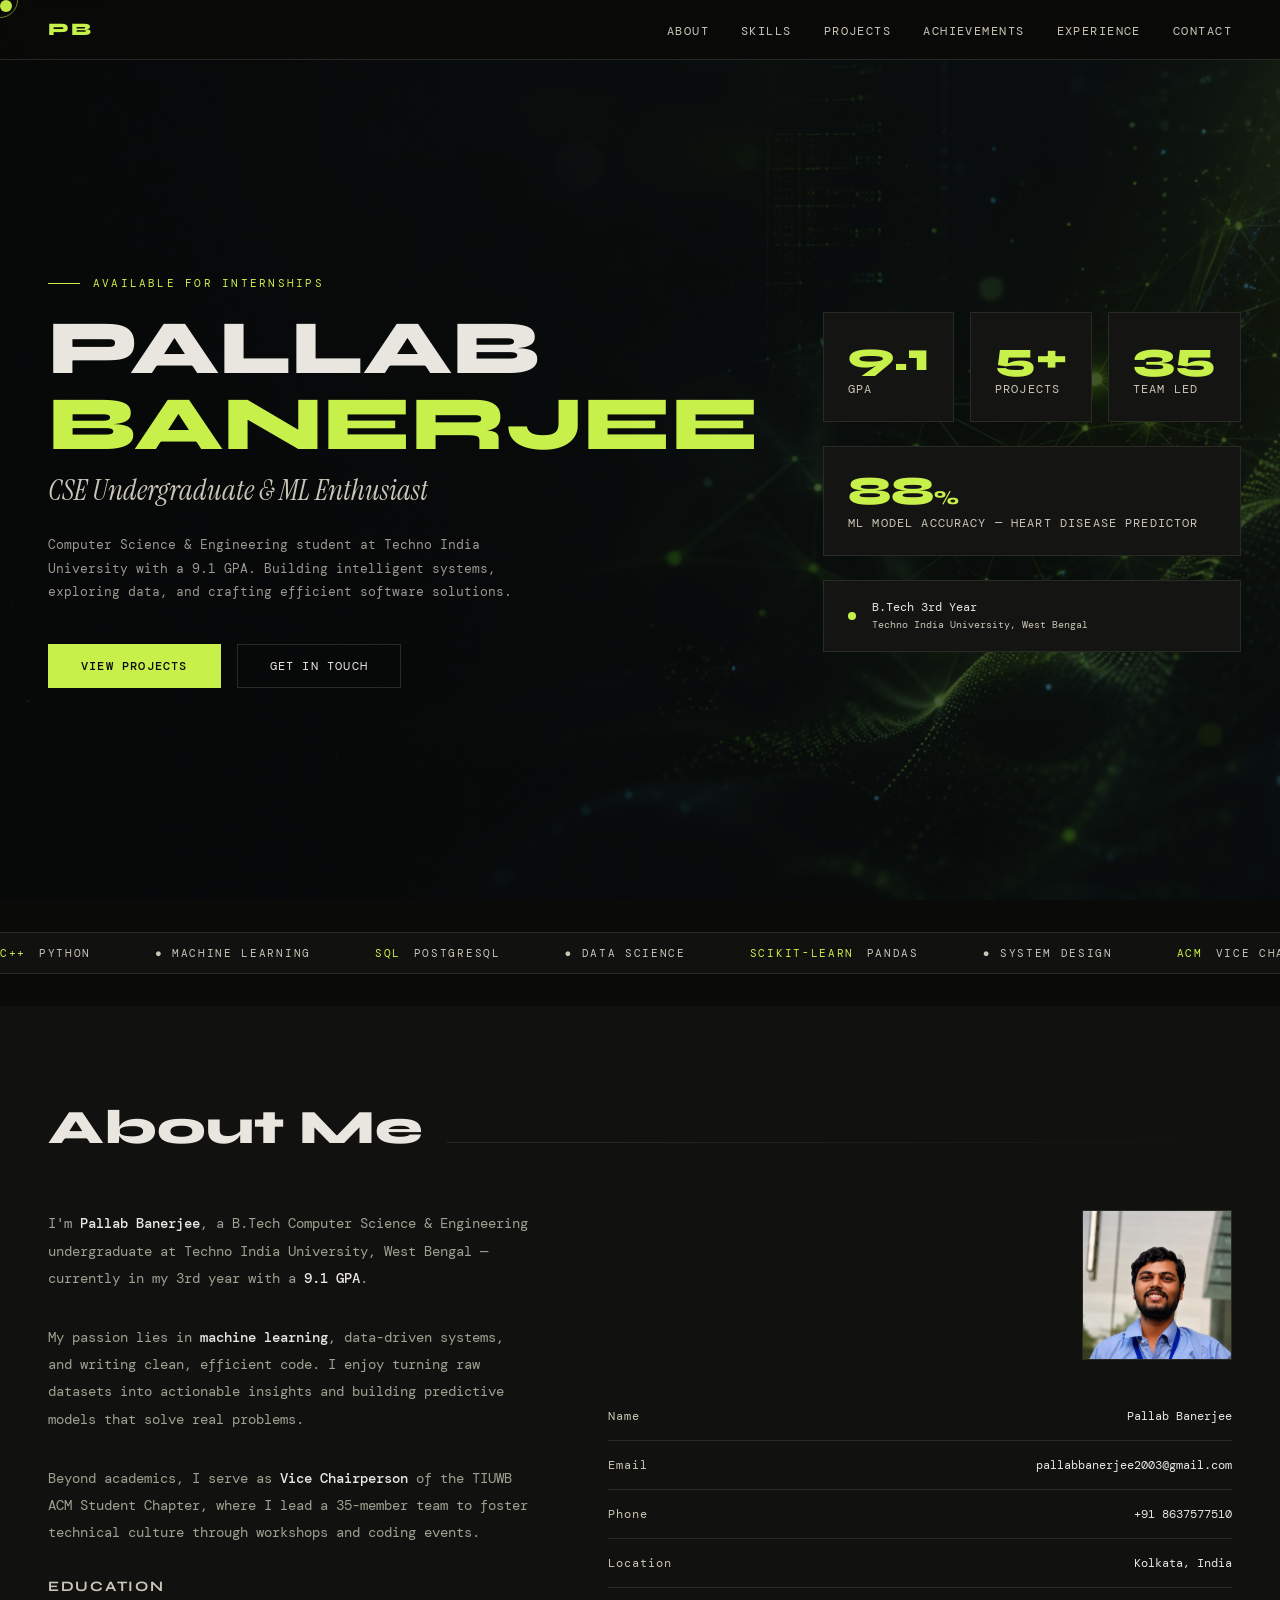
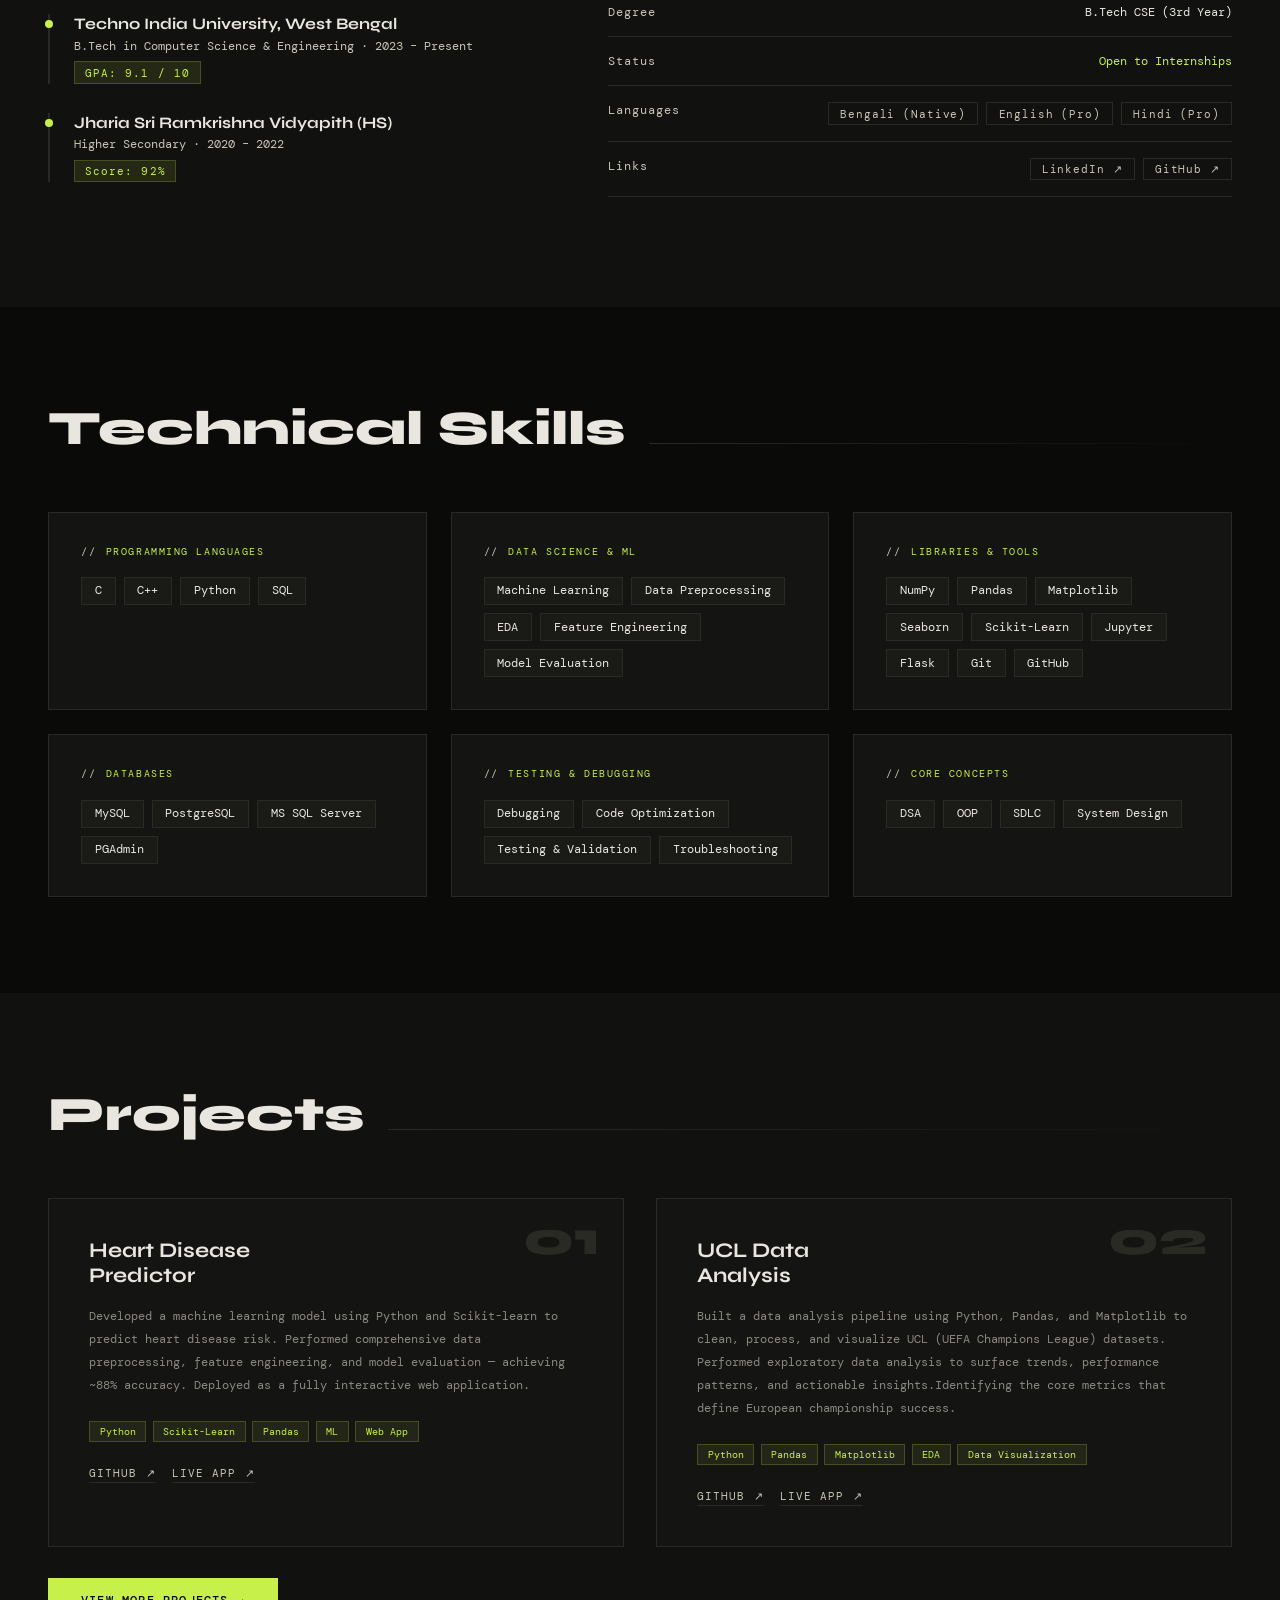
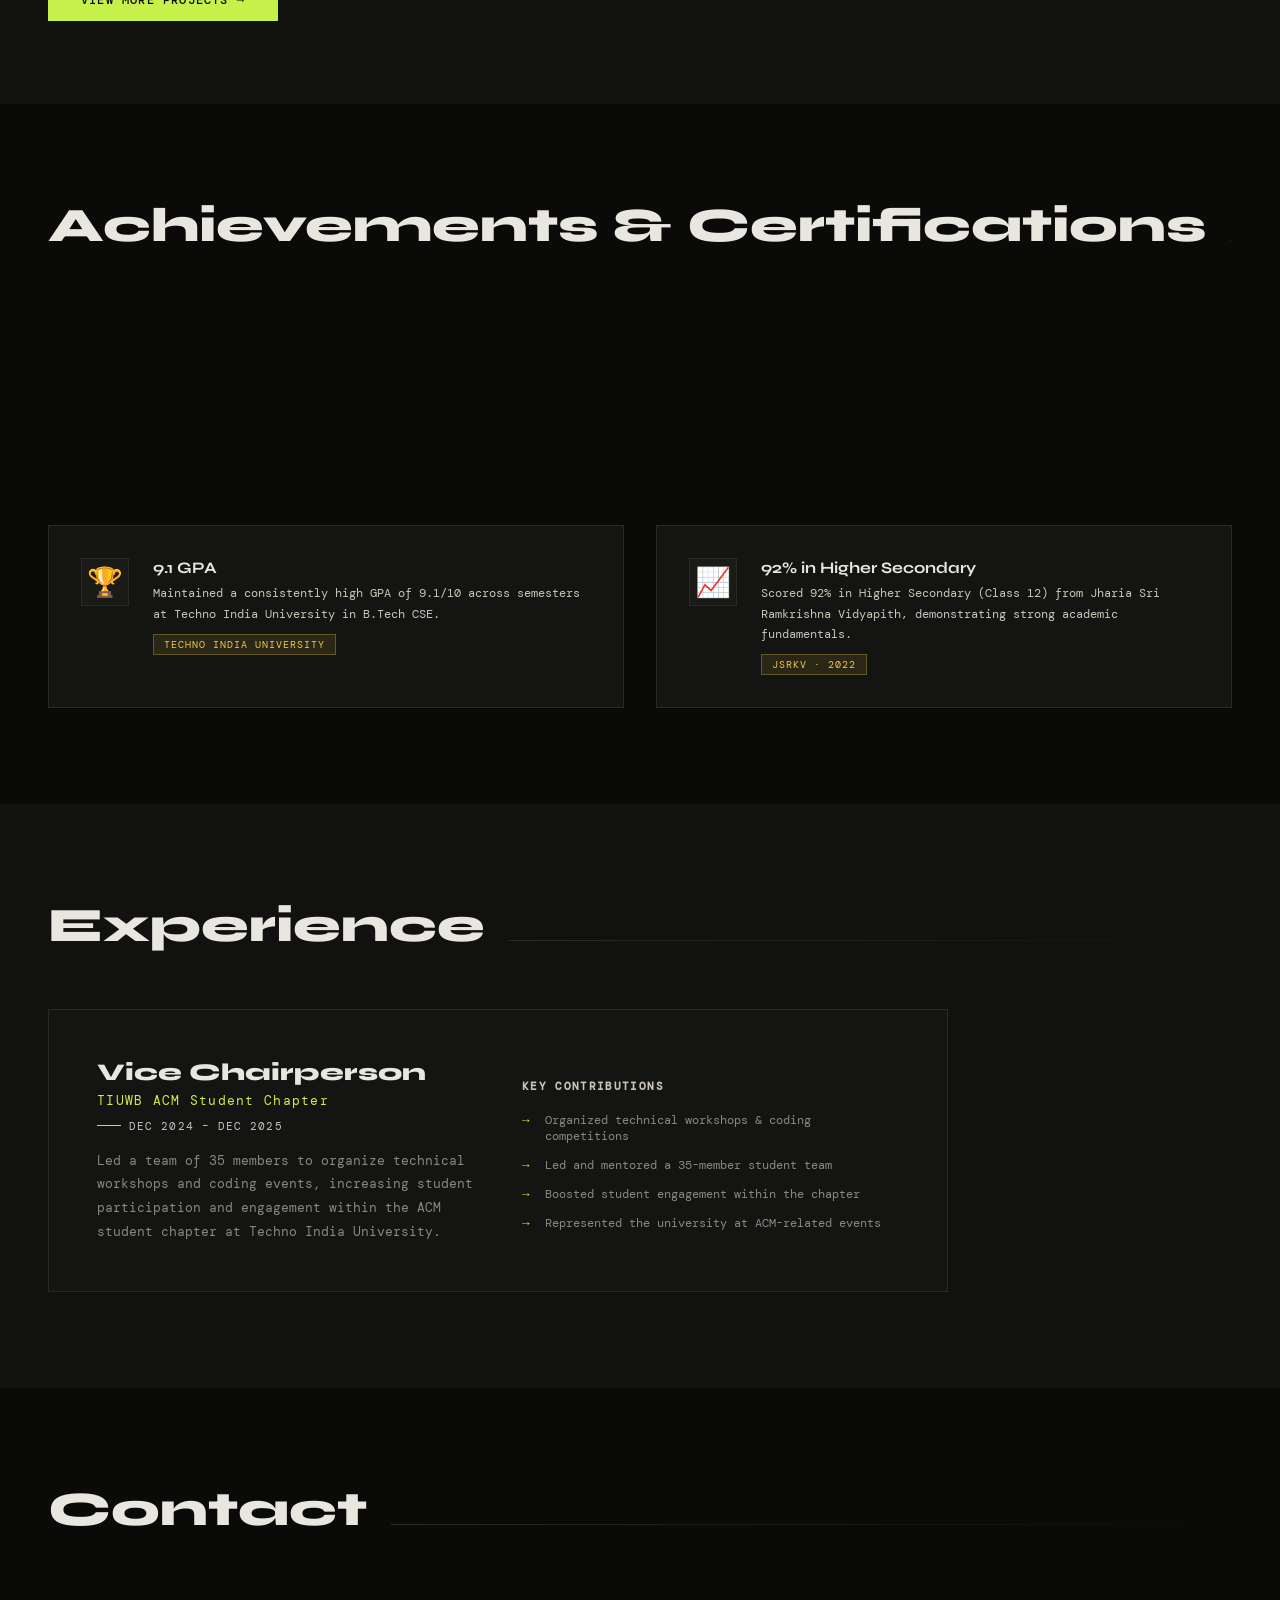
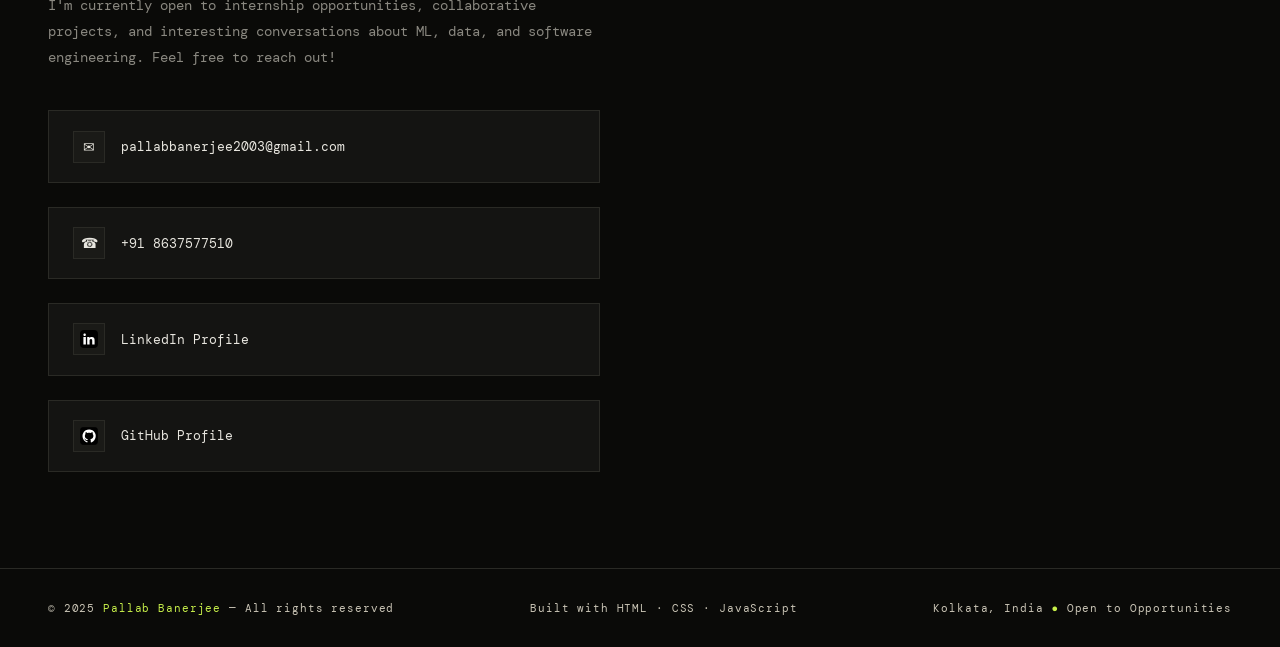
<file: index.html>
<!DOCTYPE html>
<html lang="en">
<head>
    <meta charset="UTF-8">
    <meta name="viewport" content="width=device-width, initial-scale=1.0">
    <title>Pallab Banerjee — Portfolio</title>
    <link rel="icon" href="./images/favicon.png" type="image/png">
    <link href="https://fonts.googleapis.com/css2?family=Syne:wght@400;600;700;800&family=DM+Mono:ital,wght@0,400;0,500;1,400&family=Instrument+Serif:ital@0;1&display=swap" rel="stylesheet">
    <link rel="stylesheet" href="./css/style.css">
</head>
<body>
    
<div class="cursor" id="cursor"></div>
<div class="cursor-ring" id="cursorRing"></div>

<!-- NAV -->
<nav>
  <a href="#home" class="nav-logo">PB</a>
  <ul class="nav-links">
    <li><a href="#about">About</a></li>
    <li><a href="#skills">Skills</a></li>
    <li><a href="#projects">Projects</a></li>
    <li><a href="#achievements">Achievements</a></li>
    <li><a href="#experience">Experience</a></li>
    <li><a href="#contact">Contact</a></li>
  </ul>
</nav>

<!-- HERO -->
<section id="home">
  <div class="hero-grid section-inner">
    <div class="hero-left fade-in">
      <div class="hero-label">Available for Internships</div>
      <h1>PALLAB<br><span>BANERJEE</span></h1>
      <div class="hero-subtitle">CSE Undergraduate & ML Enthusiast</div>
      <p class="hero-desc">
        Computer Science & Engineering student at Techno India University with a 9.1 GPA. 
        Building intelligent systems, exploring data, and crafting efficient software solutions.
      </p>
      <div class="hero-cta">
        <a href="#projects" class="btn btn-primary">View Projects</a>
        <a href="#contact" class="btn btn-outline">Get in Touch</a>
      </div>
    </div>
    <div class="hero-right fade-in">
      <div class="stat-row">
        <div class="stat-card">
          <div class="stat-num">9.1</div>
          <div class="stat-label">GPA</div>
        </div>
        <div class="stat-card">
          <div class="stat-num">5+</div>
          <div class="stat-label">Projects</div>
        </div>
        <div class="stat-card">
          <div class="stat-num">35</div>
          <div class="stat-label">Team Led</div>
        </div>
      </div>
      <div class="stat-card">
        <div class="stat-num">88<small style="font-size:1.2rem">%</small></div>
        <div class="stat-label">ML Model Accuracy — Heart Disease Predictor</div>
      </div>
      <div class="stat-card" style="padding:1.2rem 1.5rem; display:flex; align-items:center; gap:1rem;">
        <div style="width:8px;height:8px;background:var(--accent);border-radius:50%;animation:pulse 1.5s infinite;"></div>
        <div>
          <div style="font-size:0.72rem;color:var(--text)">B.Tech 3rd Year</div>
          <div style="font-size:0.65rem;color:var(--muted);margin-top:0.2rem">Techno India University, West Bengal</div>
        </div>
      </div>
    </div>
  </div>
</section>

<!-- TICKER -->
<div class="ticker-wrap">
  <div class="ticker" id="ticker">
    <div class="ticker-item"><span>C++</span> Python</div>
    <div class="ticker-item">● Machine Learning</div>
    <div class="ticker-item"><span>SQL</span> PostgreSQL</div>
    <div class="ticker-item">● Data Science</div>
    <div class="ticker-item"><span>Scikit-Learn</span> Pandas</div>
    <div class="ticker-item">● System Design</div>
    <div class="ticker-item"><span>ACM</span> Vice Chairperson</div>
    <div class="ticker-item">● DSA & OOP</div>
    <div class="ticker-item">● MS SQL Server</div>
    <!-- duplicate for loop -->
    <div class="ticker-item"><span>C++</span> Python</div>
    <div class="ticker-item">● Machine Learning</div>
    <div class="ticker-item"><span>SQL</span> PostgreSQL</div>
    <div class="ticker-item">● Data Science</div>
    <div class="ticker-item"><span>Scikit-Learn</span> Pandas</div>
    <div class="ticker-item">● System Design</div>
    <div class="ticker-item"><span>ACM</span> Vice Chairperson</div>
    <div class="ticker-item">● DSA & OOP</div>
    <div class="ticker-item">● MS SQL Server</div>
  </div>
</div>

<!-- ABOUT -->
<section id="about">
  <div class="section-inner">
    <div class="section-header fade-in">
      <!-- <span class="section-num">01</span> -->
      <h2>About Me</h2>
      <div class="section-line"></div>
    </div>
    <div class="about-grid">
      <div class="about-left fade-in">
        <p class="about-bio">
          I'm <strong>Pallab Banerjee</strong>, a B.Tech Computer Science & Engineering undergraduate 
          at Techno India University, West Bengal — currently in my 3rd year with a 
          <strong>9.1 GPA</strong>.
        </p>
        <p class="about-bio">
          My passion lies in <strong>machine learning</strong>, data-driven systems, and writing 
          clean, efficient code. I enjoy turning raw datasets into actionable insights and 
          building predictive models that solve real problems.
        </p>
        <p class="about-bio">
          Beyond academics, I serve as <strong>Vice Chairperson</strong> of the TIUWB ACM Student Chapter, 
          where I lead a 35-member team to foster technical culture through workshops and coding events.
        </p>

        <h3 style="font-family:'Syne',sans-serif;font-size:0.9rem;font-weight:700;color:var(--muted);letter-spacing:0.12em;text-transform:uppercase;margin:2rem 0 1.2rem;">Education</h3>
        <div class="edu-item">
          <div class="edu-school">Techno India University, West Bengal</div>
          <div class="edu-degree">B.Tech in Computer Science & Engineering · 2023 – Present</div>
          <span class="edu-score">GPA: 9.1 / 10</span>
        </div>
        <div class="edu-item">
          <div class="edu-school">Jharia Sri Ramkrishna Vidyapith (HS)</div>
          <div class="edu-degree">Higher Secondary · 2020 – 2022</div>
          <span class="edu-score">Score: 92%</span>
        </div>
      </div>

      <div class="about-right fade-in">
        <img src="./images/my-photo.png" alt="Pallab Banerjee" class="about-photo">
        <div class="info-row"><span class="info-key">Name</span><span class="info-val">Pallab Banerjee</span></div>
        <div class="info-row"><span class="info-key">Email</span><span class="info-val">pallabbanerjee2003@gmail.com</span></div>
        <div class="info-row"><span class="info-key">Phone</span><span class="info-val">+91 8637577510</span></div>
        <div class="info-row"><span class="info-key">Location</span><span class="info-val">Kolkata, India</span></div>
        <div class="info-row"><span class="info-key">Degree</span><span class="info-val">B.Tech CSE (3rd Year)</span></div>
        <div class="info-row"><span class="info-key">Status</span><span class="info-val" style="color:var(--accent)">Open to Internships</span></div>
        <div class="info-row">
          <span class="info-key">Languages</span>
          <span class="info-val">
            <div class="lang-tags">
              <span class="lang-tag">Bengali (Native)</span>
              <span class="lang-tag">English (Pro)</span>
              <span class="lang-tag">Hindi (Pro)</span>
            </div>
          </span>
        </div>
        <div class="info-row">
          <span class="info-key">Links</span>
          <span class="info-val">
            <div class="lang-tags">
              <a href="https://www.linkedin.com/in/pallab-banerjee003/" target="_blank" class="lang-tag" style="text-decoration:none;color:var(--muted);transition:color 0.2s;" onmouseover="this.style.color='var(--accent)'" onmouseout="this.style.color='var(--muted)'">LinkedIn ↗</a>
              <a href="https://github.com/banerjee003" target="_blank" class="lang-tag" style="text-decoration:none;color:var(--muted);transition:color 0.2s;" onmouseover="this.style.color='var(--accent)'" onmouseout="this.style.color='var(--muted)'">GitHub ↗</a>
            </div>
          </span>
        </div>
      </div>
    </div>
  </div>
</section>

<!-- SKILLS -->
<section id="skills">
  <div class="section-inner">
    <div class="section-header fade-in">
      <!-- <span class="section-num">02</span> -->
      <h2>Technical Skills</h2>
      <div class="section-line"></div>
    </div>
    <div class="skills-grid">
      <div class="skill-group fade-in">
        <div class="skill-group-title">Programming Languages</div>
        <div class="skill-tags">
          <span class="skill-tag">C</span>
          <span class="skill-tag">C++</span>
          <span class="skill-tag">Python</span>
          <span class="skill-tag">SQL</span>
        </div>
      </div>
      <div class="skill-group fade-in">
        <div class="skill-group-title">Data Science & ML</div>
        <div class="skill-tags">
          <span class="skill-tag">Machine Learning</span>
          <span class="skill-tag">Data Preprocessing</span>
          <span class="skill-tag">EDA</span>
          <span class="skill-tag">Feature Engineering</span>
          <span class="skill-tag">Model Evaluation</span>
        </div>
      </div>
      <div class="skill-group fade-in">
        <div class="skill-group-title">Libraries & Tools</div>
        <div class="skill-tags">
          <span class="skill-tag">NumPy</span>
          <span class="skill-tag">Pandas</span>
          <span class="skill-tag">Matplotlib</span>
          <span class="skill-tag">Seaborn</span>
          <span class="skill-tag">Scikit-Learn</span>
          <span class="skill-tag">Jupyter</span>
          <span class="skill-tag">Flask</span>
          <span class="skill-tag">Git</span>
          <span class="skill-tag">GitHub</span>
        </div>
      </div>
      <div class="skill-group fade-in">
        <div class="skill-group-title">Databases</div>
        <div class="skill-tags">
          <span class="skill-tag">MySQL</span>
          <span class="skill-tag">PostgreSQL</span>
          <span class="skill-tag">MS SQL Server</span>
          <span class="skill-tag">PGAdmin</span>
        </div>
      </div>
      <div class="skill-group fade-in">
        <div class="skill-group-title">Testing & Debugging</div>
        <div class="skill-tags">
          <span class="skill-tag">Debugging</span>
          <span class="skill-tag">Code Optimization</span>
          <span class="skill-tag">Testing & Validation</span>
          <span class="skill-tag">Troubleshooting</span>
        </div>
      </div>
      <div class="skill-group fade-in">
        <div class="skill-group-title">Core Concepts</div>
        <div class="skill-tags">
          <span class="skill-tag">DSA</span>
          <span class="skill-tag">OOP</span>
          <span class="skill-tag">SDLC</span>
          <span class="skill-tag">System Design</span>
        </div>
      </div>
    </div>
  </div>
</section>

<!-- PROJECTS -->
<section id="projects">
  <div class="section-inner">
    <div class="section-header fade-in">
      <!-- <span class="section-num">03</span> -->
      <h2>Projects</h2>
      <div class="section-line"></div>
    </div>
    <div class="projects-grid">
      <div class="project-card fade-in">
        <div class="project-num">01</div>
        <div class="project-name">Heart Disease<br>Predictor</div>
        <p class="project-desc">
          Developed a machine learning model using Python and Scikit-learn to predict heart disease risk. 
          Performed comprehensive data preprocessing, feature engineering, and model evaluation — 
          achieving ~88% accuracy. Deployed as a fully interactive web application.
        </p>
        <div class="project-tech">
          <span class="project-tech-tag">Python</span>
          <span class="project-tech-tag">Scikit-Learn</span>
          <span class="project-tech-tag">Pandas</span>
          <span class="project-tech-tag">ML</span>
          <span class="project-tech-tag">Web App</span>
        </div>
        <div class="project-links">
          <a href="https://github.com/banerjee003/Heart-Disease-Predictor" target="_blank" class="project-link">GitHub ↗</a>
          <a href="https://pallab-heart-disease-predictor.streamlit.app/" target="_blank" class="project-link">Live App ↗</a>
        </div>
      </div>

      <div class="project-card fade-in">
        <div class="project-num">02</div>
        <div class="project-name">UCL Data<br>Analysis</div>
        <p class="project-desc">
          Built a data analysis pipeline using Python, Pandas, and Matplotlib to clean, process, 
          and visualize UCL (UEFA Champions League) datasets. Performed exploratory data analysis 
          to surface trends, performance patterns, and actionable insights.Identifying the core metrics that define European championship success.
        </p>
        <div class="project-tech">
          <span class="project-tech-tag">Python</span>
          <span class="project-tech-tag">Pandas</span>
          <span class="project-tech-tag">Matplotlib</span>
          <span class="project-tech-tag">EDA</span>
          <span class="project-tech-tag">Data Visualization</span>
        </div>
        <div class="project-links">
          <a href="https://github.com/banerjee003/UCL-Data-Analysis" target="_blank" class="project-link">GitHub ↗</a>
          <a href="https://pallab-ucl-data-analysis.streamlit.app/" target="_blank" class="project-link">Live App ↗</a>
        </div>
      </div>
    </div>
    <div class="projects-more">
      <a href="projects.html" class="btn view-more-btn">View More Projects →</a>
    </div>
  </div>
</section>

<!-- ACHIEVEMENTS -->
<section id="achievements">
  <div class="section-inner">
    <div class="section-header fade-in">
      <!-- <span class="section-num">04</span> -->
      <h2>Achievements & Certifications</h2>
      <div class="section-line"></div>
    </div>
    <div class="achievements-grid">
      <div class="achieve-card fade-in">
        <div class="achieve-icon">🎓</div>
        <div>
          <div class="achieve-title">Python Fundamentals</div>
          <div class="achieve-sub">Certified by NPTEL (IIT Madras), 2024.<br>Scored 75% — government-recognized certification from India's premier technical institute.</div>
          <span class="achieve-badge">NPTEL · IIT Madras · 2024</span>
          <a href="https://drive.google.com/file/d/1YLwRjO8oIXsLrYrYm3OiQfV0ZFYevk-i/view?usp=drive_link" target="_blank" class="credential-link">View Credential →</a>
        </div>
      </div>
      <div class="achieve-card fade-in">
        <div class="achieve-icon">🤖</div>
        <div>
          <div class="achieve-title">AI/ML Virtual Internship</div>
          <div class="achieve-sub">Certified by Google, 2025. Covers foundational AI and machine learning concepts from one of the world's leading tech companies.</div>
          <span class="achieve-badge">Google · 2025</span>
          <a href="https://drive.google.com/file/d/1506FuqFigsyXbozFnYV8JJCyEHwD2Oef/view?usp=drive_link" target="_blank" class="credential-link">View Credential →</a>
        </div>
      </div>
      <div class="achieve-card fade-in">
        <div class="achieve-icon">🏆</div>
        <div>
          <div class="achieve-title">9.1 GPA</div>
          <div class="achieve-sub">Maintained a consistently high GPA of 9.1/10 across semesters at Techno India University in B.Tech CSE.</div>
          <span class="achieve-badge">Techno India University</span>
        </div>
      </div>
      <div class="achieve-card fade-in">
        <div class="achieve-icon">📈</div>
        <div>
          <div class="achieve-title">92% in Higher Secondary</div>
          <div class="achieve-sub">Scored 92% in Higher Secondary (Class 12) from Jharia Sri Ramkrishna Vidyapith, demonstrating strong academic fundamentals.</div>
          <span class="achieve-badge">JSRKV · 2022</span>
        </div>
      </div>
    </div>
  </div>
</section>

<!-- EXPERIENCE -->
<section id="experience">
  <div class="section-inner">
    <div class="section-header fade-in">
      <!-- <span class="section-num">05</span> -->
      <h2>Experience</h2>
      <div class="section-line"></div>
    </div>
    <div class="exp-card fade-in">
      <div>
        <div class="exp-role">Vice Chairperson</div>
        <div class="exp-org">TIUWB ACM Student Chapter</div>
        <div class="exp-date">Dec 2024 – Dec 2025</div>
        <p class="exp-desc">
          Led a team of 35 members to organize technical workshops and coding events, 
          increasing student participation and engagement within the ACM student chapter 
          at Techno India University.
        </p>
      </div>
      <div>
        <br>
        <h4 style="font-size:0.7rem;letter-spacing:0.12em;text-transform:uppercase;color:var(--muted);margin-bottom:1.2rem;">Key Contributions</h4>
        <div style="display:flex;flex-direction:column;gap:0.8rem;">
          <div style="display:flex;gap:1rem;align-items:flex-start;font-size:0.78rem;color:#8a8880;">
            <span style="color:var(--accent);flex-shrink:0;">→</span>
            Organized technical workshops & coding competitions
          </div>
          <div style="display:flex;gap:1rem;align-items:flex-start;font-size:0.78rem;color:#8a8880;">
            <span style="color:var(--accent);flex-shrink:0;">→</span>
            Led and mentored a 35-member student team
          </div>
          <div style="display:flex;gap:1rem;align-items:flex-start;font-size:0.78rem;color:#8a8880;">
            <span style="color:var(--accent);flex-shrink:0;">→</span>
            Boosted student engagement within the chapter
          </div>
          <div style="display:flex;gap:1rem;align-items:flex-start;font-size:0.78rem;color:#8a8880;">
            <span style="color:var(--accent);flex-shrink:0;">→</span>
            Represented the university at ACM-related events
          </div>
        </div>
      </div>
    </div>
  </div>
</section>

<!-- CONTACT -->
<section id="contact">
  <div class="section-inner">
    <div class="section-header fade-in">
      <!-- <span class="section-num">06</span> -->
      <h2>Contact</h2>
      <div class="section-line"></div>
    </div>
    <div class="contact-grid">
      <div class="contact-info fade-in">
        <p style="font-size:0.85rem;line-height:1.9;color:#8a8880;margin-bottom:1rem;">
          I'm currently open to internship opportunities, collaborative projects, 
          and interesting conversations about ML, data, and software engineering. 
          Feel free to reach out!
        </p>
        <a href="mailto:pallabbanerjee2003@gmail.com" class="contact-item">
          <div class="contact-icon">✉</div>
          pallabbanerjee2003@gmail.com
        </a>
        <a href="tel:+918637577510" class="contact-item">
          <div class="contact-icon">☎</div>
          +91 8637577510
        </a>
        <a href="https://www.linkedin.com/in/pallab-banerjee003/" target="_blank" class="contact-item">
          <div class="contact-icon">
            <img src="./images/linkedin.svg" alt="in">
          </div>
          LinkedIn Profile
        </a>
        <a href="https://github.com/banerjee003" target="_blank" class="contact-item">
          <div class="contact-icon" style="font-size:0.75rem">
            <img src="./images/github.svg" alt="GH">
          </div>
          GitHub Profile
        </a>
      </div>

      <div class="fade-in">
        <form class="contact-form" id="contactForm" action="https://formsubmit.co/ajax/pallabbanerjee2003@gmail.com" method="POST" novalidate>
          <input type="hidden" name="_subject" value="New portfolio contact form message">
          <input type="hidden" name="_template" value="table">
          <input type="hidden" name="_captcha" value="false">
          <div class="form-group">
            <label class="form-label" for="name">Your Name</label>
            <input class="form-input" id="name" name="name" type="text" placeholder="John Doe">
            <span class="error-msg" id="nameErr">Please enter your name.</span>
          </div>
          <div class="form-group">
            <label class="form-label" for="email">Email Address</label>
            <input class="form-input" id="email" name="email" type="email" placeholder="john@example.com">
            <span class="error-msg" id="emailErr">Please enter a valid email address.</span>
          </div>
          <div class="form-group">
            <label class="form-label" for="subject">Subject</label>
            <input class="form-input" id="subject" name="subject" type="text" placeholder="Internship Opportunity">
            <span class="error-msg" id="subjectErr">Please enter a subject.</span>
          </div>
          <div class="form-group">
            <label class="form-label" for="message">Message</label>
            <textarea class="form-textarea" id="message" name="message" rows="5" placeholder="Tell me about the opportunity..."></textarea>
            <span class="error-msg" id="messageErr">Please enter a message (min 20 characters).</span>
          </div>
          <button type="submit" class="form-submit">Send Message →</button>
          <div class="form-success" id="formSuccess">
            ✓ Message sent successfully! I'll get back to you soon.
          </div>
          <div class="form-error" id="formError">
            Something went wrong. Please try again or email me directly.
          </div>
        </form>
      </div>
    </div>
  </div>
</section>

<!-- FOOTER -->
<footer>
  <div>© 2025 <span>Pallab Banerjee</span> — All rights reserved</div>
  <div>Built with HTML · CSS · JavaScript</div>
  <div>Kolkata, India <span>●</span> Open to Opportunities</div>
</footer>

<script src="./js/script.js"></script>

</body>
</html>
</file>
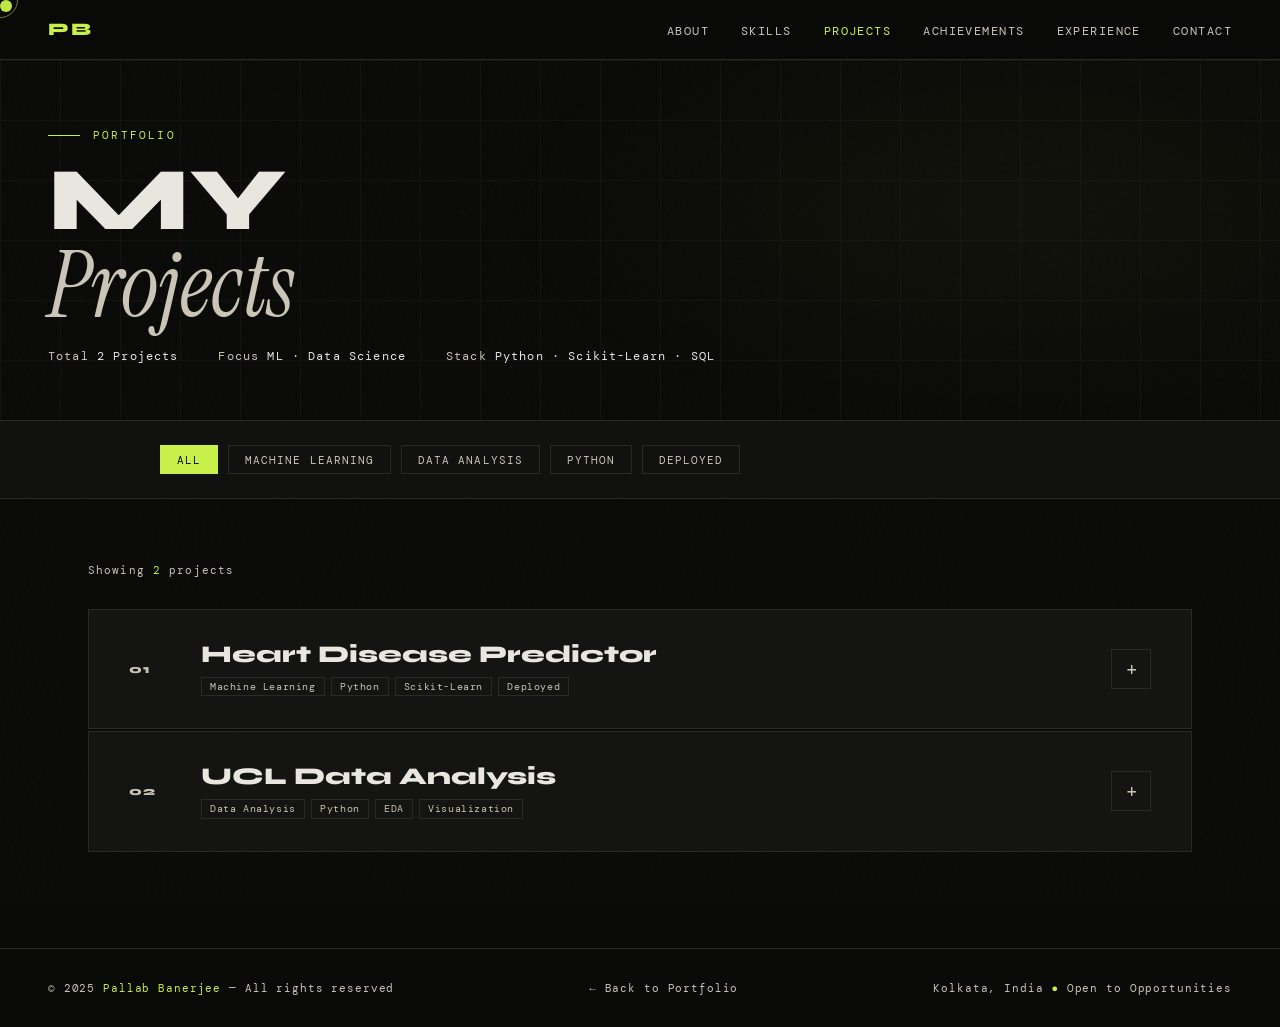
<file: projects.html>
<!DOCTYPE html>
<html lang="en">
<head>
<meta charset="UTF-8">
<meta name="viewport" content="width=device-width, initial-scale=1.0">
<title>Projects — Pallab Banerjee</title>
<link rel="icon" href="./images/favicon.png" type="image/png">
<link href="https://fonts.googleapis.com/css2?family=Syne:wght@400;600;700;800&family=DM+Mono:ital,wght@0,400;0,500;1,400&family=Instrument+Serif:ital@0;1&display=swap" rel="stylesheet">
<link rel="stylesheet" href="./css/projects.css">
</head>
<body>

<div class="cursor" id="cursor"></div>
<div class="cursor-ring" id="cursorRing"></div>

<!-- NAV -->
<nav>
  <a href="index.html" class="nav-logo">PB</a>
  <ul class="nav-links">
    <li><a href="index.html#about">About</a></li>
    <li><a href="index.html#skills">Skills</a></li>
    <li><a href="projects.html" class="active">Projects</a></li>
    <li><a href="index.html#achievements">Achievements</a></li>
    <li><a href="index.html#experience">Experience</a></li>
    <li><a href="index.html#contact">Contact</a></li>
  </ul>
</nav>

<!-- PAGE HERO -->
<div class="page-hero">
  <div class="page-hero-bg"></div>
  <div class="page-hero-inner">
    <div class="page-hero-label">Portfolio</div>
    <h1>MY<br><em>Projects</em></h1>
    <div class="page-hero-meta">
      <div>Total <span>2 Projects</span></div>
      <div>Focus <span>ML · Data Science</span></div>
      <div>Stack <span>Python · Scikit-Learn · SQL</span></div>
    </div>
  </div>
</div>

<!-- FILTER BAR -->
<div class="filter-bar">
  <button class="filter-btn active" data-filter="all">All</button>
  <button class="filter-btn" data-filter="machine-learning">Machine Learning</button>
  <button class="filter-btn" data-filter="data-analysis">Data Analysis</button>
  <button class="filter-btn" data-filter="python">Python</button>
  <button class="filter-btn" data-filter="deployed">Deployed</button>
</div>

<!-- MAIN -->
<main>
  <div class="results-count">Showing <span id="countNum">2</span> projects</div>

  <div class="projects-list" id="projectsList">

    <!-- PROJECT 1 -->
    <div class="project-card fade-in" data-tags="machine-learning python deployed">
      <div class="card-header" onclick="toggleCard(this)">
        <div class="card-num">01</div>
        <div class="card-title-group">
          <div class="card-title">Heart Disease Predictor</div>
          <div class="card-tags">
            <span class="card-tag">Machine Learning</span>
            <span class="card-tag">Python</span>
            <span class="card-tag">Scikit-Learn</span>
            <span class="card-tag">Deployed</span>
          </div>
        </div>
        <div class="card-toggle">+</div>
      </div>
      <div class="card-body">
        <div class="card-body-inner">

          <!-- LEFT: Details + Description + Links -->
          <div>
            <div class="status-badge live">Live & Deployed</div>

            <div class="card-stats">
              <div class="card-stat">
                <div class="card-stat-num">~88%</div>
                <div class="card-stat-label">Accuracy</div>
              </div>
              <div class="card-stat">
                <div class="card-stat-num">13</div>
                <div class="card-stat-label">Features Used</div>
              </div>
              <div class="card-stat">
                <div class="card-stat-num">Web</div>
                <div class="card-stat-label">Deployed As</div>
              </div>
            </div>

            <div class="card-section-label">Project Description</div>
            <p class="card-desc">
              Developed a <strong>machine learning model</strong> to predict the risk of heart disease 
              in patients based on clinical features. The project involved the full ML pipeline — from 
              raw data ingestion all the way to a deployed interactive web application.
            </p>
            <p class="card-desc">
              Leveraged the Cleveland Heart Disease dataset with <strong>13 clinical features</strong> 
              including age, cholesterol, resting blood pressure, and ECG results. Applied multiple 
              classification algorithms and selected the best-performing model achieving 
              <strong>~88% accuracy</strong>.
            </p>

            <div class="card-section-label">Key Highlights</div>
            <div class="highlight-list">
              <div class="highlight-item">Full ML pipeline: data ingestion → preprocessing → modeling → deployment</div>
              <div class="highlight-item">Feature engineering and selection from 13 clinical attributes</div>
              <div class="highlight-item">Data preprocessing: handling missing values, normalization, encoding</div>
              <div class="highlight-item">Evaluated multiple classifiers — Logistic Regression, Random Forest, SVM</div>
              <div class="highlight-item">Achieved ~88% accuracy on test set with cross-validation</div>
              <div class="highlight-item">Deployed as an interactive web app for real-time prediction</div>
            </div>

            <div class="card-links">
              <a href="https://github.com/banerjee003/Heart-Disease-Predictor" target="_blank" class="card-link card-link-primary">GitHub ↗</a>
              <a href="https://pallab-heart-disease-predictor.streamlit.app/" target="_blank" class="card-link card-link-outline">Live App ↗</a>
            </div>
          </div>

          <!-- RIGHT: Tech Stack -->
          <div class="tech-stack">
            <div class="card-section-label">Technical Stack</div>

            <div class="tech-category">
              <div class="tech-category-name">Language</div>
              <div class="tech-pills">
                <span class="tech-pill">Python</span>
              </div>
            </div>

            <div class="tech-category">
              <div class="tech-category-name">ML & Data</div>
              <div class="tech-pills">
                <span class="tech-pill">Scikit-Learn</span>
                <span class="tech-pill">Pandas</span>
                <span class="tech-pill">NumPy</span>
              </div>
            </div>

            <div class="tech-category">
              <div class="tech-category-name">Visualization</div>
              <div class="tech-pills">
                <span class="tech-pill">Matplotlib</span>
                <span class="tech-pill">Seaborn</span>
              </div>
            </div>

            <div class="tech-category">
              <div class="tech-category-name">Concepts Applied</div>
              <div class="tech-pills">
                <span class="tech-pill">Data Preprocessing</span>
                <span class="tech-pill">Feature Engineering</span>
                <span class="tech-pill">Model Evaluation</span>
                <span class="tech-pill">Cross-Validation</span>
                <span class="tech-pill">Classification</span>
              </div>
            </div>

            <div class="tech-category">
              <div class="tech-category-name">Environment & Tools</div>
              <div class="tech-pills">
                <span class="tech-pill">Jupyter Notebook</span>
                <span class="tech-pill">Git</span>
                <span class="tech-pill">GitHub</span>
              </div>
            </div>
          </div>

        </div>
      </div>
    </div>

    <!-- PROJECT 2 -->
    <div class="project-card fade-in" data-tags="data-analysis python deployed">
      <div class="card-header" onclick="toggleCard(this)">
        <div class="card-num">02</div>
        <div class="card-title-group">
          <div class="card-title">UCL Data Analysis</div>
          <div class="card-tags">
            <span class="card-tag">Data Analysis</span>
            <span class="card-tag">Python</span>
            <span class="card-tag">EDA</span>
            <span class="card-tag">Visualization</span>
          </div>
        </div>
        <div class="card-toggle">+</div>
      </div>
      <div class="card-body">
        <div class="card-body-inner">

          <!-- LEFT -->
          <div>
            <div class="status-badge wip">Completed</div>

            <div class="card-stats">
              <div class="card-stat">
                <div class="card-stat-num">EDA</div>
                <div class="card-stat-label">Primary Method</div>
              </div>
              <div class="card-stat">
                <div class="card-stat-num">UCL</div>
                <div class="card-stat-label">Dataset</div>
              </div>
              <div class="card-stat">
                <div class="card-stat-num">3+</div>
                <div class="card-stat-label">Visual Insights</div>
              </div>
            </div>

            <div class="card-section-label">Project Description</div>
            <p class="card-desc">
              Built a comprehensive <strong>data analysis pipeline</strong> using Python to explore 
              and visualize UCL (UEFA Champions League) datasets. The goal was to uncover meaningful 
              trends, patterns, and statistical insights from historical match and performance data.
            </p>
            <p class="card-desc">
              The pipeline covered the full data lifecycle — <strong>ingestion, cleaning, transformation, 
              exploratory analysis, and visualization</strong> — using industry-standard Python libraries. 
              Findings were presented through rich, annotated charts and summary statistics.
            </p>

            <div class="card-section-label">Key Highlights</div>
            <div class="highlight-list">
              <div class="highlight-item">End-to-end data pipeline from raw CSV ingestion to final visualizations</div>
              <div class="highlight-item">Data cleaning: handling nulls, duplicates, type casting, outlier detection</div>
              <div class="highlight-item">Exploratory Data Analysis (EDA) to surface trends and anomalies</div>
              <div class="highlight-item">Statistical summaries: distributions, correlations, group aggregations</div>
              <div class="highlight-item">Rich visualization suite — bar, line, heatmap, and scatter plots</div>
              <div class="highlight-item">Insights on team performance, goal trends, and match outcomes</div>
            </div>

            <div class="card-links">
              <a href="https://github.com/banerjee003/UCL-Data-Analysis" target="_blank" class="card-link card-link-primary">GitHub ↗</a>
              <a href="https://pallab-ucl-data-analysis.streamlit.app/" target="_blank" class="card-link card-link-outline">Live App ↗</a>
            </div>
          </div>

          <!-- RIGHT -->
          <div class="tech-stack">
            <div class="card-section-label">Technical Stack</div>

            <div class="tech-category">
              <div class="tech-category-name">Language</div>
              <div class="tech-pills">
                <span class="tech-pill">Python</span>
              </div>
            </div>

            <div class="tech-category">
              <div class="tech-category-name">Data Processing</div>
              <div class="tech-pills">
                <span class="tech-pill">Pandas</span>
                <span class="tech-pill">NumPy</span>
              </div>
            </div>

            <div class="tech-category">
              <div class="tech-category-name">Visualization</div>
              <div class="tech-pills">
                <span class="tech-pill">Matplotlib</span>
                <span class="tech-pill">Seaborn</span>
              </div>
            </div>

            <div class="tech-category">
              <div class="tech-category-name">Concepts Applied</div>
              <div class="tech-pills">
                <span class="tech-pill">EDA</span>
                <span class="tech-pill">Data Cleaning</span>
                <span class="tech-pill">Statistical Analysis</span>
                <span class="tech-pill">Data Visualization</span>
                <span class="tech-pill">Pattern Recognition</span>
              </div>
            </div>

            <div class="tech-category">
              <div class="tech-category-name">Environment & Tools</div>
              <div class="tech-pills">
                <span class="tech-pill">Jupyter Notebook</span>
                <span class="tech-pill">Git</span>
                <span class="tech-pill">GitHub</span>
              </div>
            </div>
          </div>

        </div>
      </div>
    </div>

  </div><!-- /projects-list -->

  <div class="no-results" id="noResults">
    No projects match the selected filter.
  </div>

</main>

<!-- FOOTER -->
<footer>
  <div>© 2025 <span>Pallab Banerjee</span> — All rights reserved</div>
  <div><a href="index.html" style="color:var(--muted);text-decoration:none;transition:color 0.2s" onmouseover="this.style.color='var(--accent)'" onmouseout="this.style.color='var(--muted)'">← Back to Portfolio</a></div>
  <div>Kolkata, India <span>●</span> Open to Opportunities</div>
</footer>

<script src="./js/projects.js"></script>
</body>
</html>
</file>
<file: css/style.css>
:root {
    --bg: #0a0a08;
    --bg2: #111110;
    --bg3: #1a1a17;
    --accent: #c8f04a;
    --accent2: #f0c84a;
    --text: #e8e6df;
    --muted: #cac5b6;
    --border: #2a2a25;
    --card: #141412;
  }

  *, *::before, *::after { box-sizing: border-box; margin: 0; padding: 0; }

  html { scroll-behavior: smooth; }

  body {
    background: var(--bg);
    color: var(--text);
    font-family: 'DM Mono', monospace;
    overflow-x: hidden;
    cursor: none;
  }

  img, svg {
    max-width: 100%;
  }

  /* Custom cursor */
  .cursor {
    width: 12px; height: 12px;
    background: var(--accent);
    border-radius: 50%;
    position: fixed; top: 0; left: 0;
    pointer-events: none;
    z-index: 9999;
    transition: transform 0.02s ease, width 0.2s, height 0.2s;
    mix-blend-mode: difference;
  }
  .cursor-ring {
    width: 36px; height: 36px;
    border: 1px solid var(--accent);
    border-radius: 50%;
    position: fixed; top: 0; left: 0;
    pointer-events: none;
    z-index: 9998;
    transition: transform 0.35s cubic-bezier(.17,.67,.35,1.1), opacity 0.2s;
    opacity: 0.5;
  }
  body:hover .cursor { transform: translate(-50%, -50%); }

  /* Noise overlay */
  body::before {
    content: '';
    position: fixed; inset: 0;
    background-image: url("data:image/svg+xml,%3Csvg viewBox='0 0 256 256' xmlns='http://www.w3.org/2000/svg'%3E%3Cfilter id='noise'%3E%3CfeTurbulence type='fractalNoise' baseFrequency='0.9' numOctaves='4' stitchTiles='stitch'/%3E%3C/filter%3E%3Crect width='100%25' height='100%25' filter='url(%23noise)' opacity='0.04'/%3E%3C/svg%3E");
    pointer-events: none; z-index: 0; opacity: 0.4;
  }

  /* NAV */
  nav {
    position: fixed; top: 0; width: 100%; z-index: 100;
    display: flex; justify-content: space-between; align-items: center;
    padding: 1.2rem 3rem;
    background: rgba(10,10,8,0.85);
    backdrop-filter: blur(12px);
    border-bottom: 1px solid var(--border);
    will-change: transform;
  }
  .nav-logo {
    font-family: 'Syne', sans-serif;
    font-weight: 800; font-size: 1.1rem;
    color: var(--accent); letter-spacing: 0.1em;
    text-decoration: none;
  }
  .nav-links { display: flex; gap: 2rem; list-style: none; }
  .nav-links a {
    color: var(--muted); text-decoration: none;
    font-size: 0.75rem; letter-spacing: 0.12em; text-transform: uppercase;
    transition: color 0.2s;
  }
  .nav-links a:hover { color: var(--accent); }

  /* HERO */
  #home {
    min-height: 100vh;
    display: flex; align-items: center;
    padding: 8rem 3rem 4rem;
    position: relative; overflow: hidden;

    background-image: url("../images/bg.png");
    background-size: cover;
    background-position: center;
    background-repeat: no-repeat;
  }

  #home::before {
  content: "";
  position: absolute;
  inset: 0;
  background: rgba(10, 10, 8, 0.65);
  z-index: 0;
  }

  #home .hero-grid {
  position: relative;
  z-index: 1;
  }



  .hero-grid {
    display: grid;
    grid-template-columns: 1fr 1fr;
    gap: 4rem; align-items: center;
    max-width: 1200px; margin: 0 auto; width: 100%;
  }
  .hero-label {
    font-size: 0.7rem; letter-spacing: 0.2em;
    text-transform: uppercase; color: var(--accent);
    margin-bottom: 1.2rem;
    display: flex; align-items: center; gap: 0.8rem;
  }
  .hero-label::before {
    content: ''; display: block;
    width: 2rem; height: 1px; background: var(--accent);
  }
  h1 {
    font-family: 'Syne', sans-serif;
    font-size: clamp(3rem, 6vw, 5.5rem);
    font-weight: 800; line-height: 1;
    margin-bottom: 0.5rem;
  }
  h1 span { color: var(--accent); }
  .hero-subtitle {
    font-family: 'Instrument Serif', serif;
    font-style: italic;
    font-size: clamp(1.2rem, 2.5vw, 1.8rem);
    color: var(--muted);
    margin-bottom: 1.5rem;
  }
  .hero-desc {
    font-size: 0.82rem; line-height: 1.8;
    color: #9a9890; max-width: 480px;
    margin-bottom: 2.5rem;
  }
  .hero-cta {
    display: flex; gap: 1rem; flex-wrap: wrap;
  }
  .btn {
    padding: 0.8rem 2rem;
    font-family: 'DM Mono', monospace;
    font-size: 0.75rem; letter-spacing: 0.1em;
    text-transform: uppercase; text-decoration: none;
    border: 1px solid;
    cursor: none;
    transition: all 0.25s;
    position: relative; overflow: hidden;
  }
  .btn-primary {
    background: var(--accent); color: var(--bg);
    border-color: var(--accent); font-weight: 500;
  }
  .btn-primary:hover { background: transparent; color: var(--accent); }
  .btn-outline {
    background: transparent; color: var(--text);
    border-color: var(--border);
  }
  .btn-outline:hover { border-color: var(--accent); color: var(--accent); }

  /* Hero right panel */
  .hero-right {
    display: flex; flex-direction: column; gap: 1.5rem;
  }
  .stat-card {
    background: var(--card);
    border: 1px solid var(--border);
    padding: 1.5rem;
    position: relative;
    transition: border-color 0.25s;
  }
  .stat-card:hover { border-color: var(--accent); }
  .stat-num {
    font-family: 'Syne', sans-serif;
    font-size: 2.5rem; font-weight: 800;
    color: var(--accent); line-height: 1;
    margin-bottom: 0.3rem;
  }
  .stat-label { font-size: 0.72rem; color: var(--muted); letter-spacing: 0.1em; text-transform: uppercase; }
  .stat-row { display: grid; grid-template-columns: 1fr 1fr 1fr; gap: 1rem; }

  /* Scrolling ticker */
  .ticker-wrap {
    overflow: hidden;
    border-top: 1px solid var(--border);
    border-bottom: 1px solid var(--border);
    padding: 0.8rem 0;
    margin-bottom: 2rem;
    margin-top: 2rem;
    background: var(--bg2);
  }
  .ticker {
    display: flex; gap: 4rem;
    animation: ticker 20s linear infinite;
    white-space: nowrap;
  }
  .ticker-item {
    font-size: 0.7rem; letter-spacing: 0.15em;
    text-transform: uppercase; color: var(--muted);
    display: flex; align-items: center; gap: 0.8rem;
  }
  .ticker-item span { color: var(--accent); }
  @keyframes ticker {
    from { transform: translateX(0); }
    to { transform: translateX(-50%); }
  }

  @keyframes pulse {
    0%, 100% { opacity: 1; transform: scale(1); }
    50% { opacity: 0.5; transform: scale(0.8); }
  }

  /* SECTIONS */
  section { padding: 6rem 3rem; position: relative; z-index: 1; }
  .section-inner { max-width: 1200px; margin: 0 auto; }
  .section-header {
    display: flex; align-items: baseline; gap: 1.5rem;
    margin-bottom: 3.5rem;
  }
  .section-num {
    font-size: 0.65rem; color: var(--accent);
    letter-spacing: 0.2em; font-weight: 500;
  }
  h2 {
    font-family: 'Syne', sans-serif;
    font-size: clamp(1.8rem, 4vw, 3rem);
    font-weight: 800; line-height: 1.1;
  }
  .section-line {
    flex: 1; height: 1px;
    background: linear-gradient(to right, var(--border), transparent);
  }

  /* ABOUT */
  #about { background: var(--bg2); }
  .about-grid {
    display: grid;
    grid-template-columns: 1fr 1.3fr;
    gap: 5rem; align-items: start;
  }
  /* .about-left {} */
  .about-bio {
    font-size: 0.85rem; line-height: 2;
    color: #a0a090; margin-bottom: 2rem;
  }
  .about-bio strong { color: var(--text); font-weight: 500; }
  .edu-item {
    border-left: 2px solid var(--border);
    padding-left: 1.5rem; margin-bottom: 1.8rem;
    position: relative;
    transition: border-color 0.25s;
  }
  .edu-item:hover { border-color: var(--accent); }
  .edu-item::before {
    content: '';
    position: absolute; left: -5px; top: 6px;
    width: 8px; height: 8px;
    background: var(--accent); border-radius: 50%;
  }
  .edu-school { font-family: 'Syne', sans-serif; font-weight: 700; font-size: 1rem; margin-bottom: 0.3rem; }
  .edu-degree { font-size: 0.78rem; color: var(--muted); margin-bottom: 0.4rem; }
  .edu-score {
    font-size: 0.7rem; letter-spacing: 0.1em;
    display: inline-block;
    padding: 0.2rem 0.6rem;
    background: rgba(200,240,74,0.1);
    color: var(--accent);
    border: 1px solid rgba(200,240,74,0.2);
  }
  /* .about-right {} */
  .about-photo {
  width: 150px;
  height: 150px;
  object-fit: cover;
  border: 1px solid var(--border);
  margin-bottom: 2rem;
  margin-left: auto;
  display: block;
  /* border-radius: 50%; */
  }

  .info-row {
    display: flex; justify-content: space-between;
    padding: 1rem 0;
    border-bottom: 1px solid var(--border);
    font-size: 0.78rem;
  }
  .info-key { color: var(--muted); letter-spacing: 0.08em; }
  .info-val { color: var(--text); }
  .lang-tags { display: flex; gap: 0.5rem; flex-wrap: wrap; }
  .lang-tag {
    padding: 0.2rem 0.7rem;
    border: 1px solid var(--border);
    font-size: 0.68rem;
    color: var(--muted);
    letter-spacing: 0.08em;
    transition: color 0.2s ease, border-color 0.2s ease;
  }
  .lang-tag:hover {
    color: var(--accent);
    border-color: var(--accent);
  }

  /* SKILLS */
  /* #skills {} */
  .skills-grid {
    display: grid;
    grid-template-columns: repeat(3, 1fr);
    gap: 1.5rem;
  }
  .skill-group {
    background: var(--card);
    border: 1px solid var(--border);
    padding: 2rem;
    transition: all 0.25s;
  }
  .skill-group:hover {
    border-color: var(--accent);
    transform: translateY(-3px);
  }
  .skill-group-title {
    font-size: 0.65rem; letter-spacing: 0.15em;
    text-transform: uppercase; color: var(--accent);
    margin-bottom: 1.2rem;
    display: flex; align-items: center; gap: 0.6rem;
  }
  .skill-group-title::before {
    content: '//'; color: var(--muted);
  }
  .skill-tags { display: flex; flex-wrap: wrap; gap: 0.5rem; }
  .skill-tag {
    font-size: 0.72rem;
    padding: 0.35rem 0.8rem;
    background: var(--bg3);
    border: 1px solid var(--border);
    color: var(--text);
    transition: all 0.2s;
    cursor: none;
  }
  .skill-tag:hover {
    background: rgba(200,240,74,0.08);
    border-color: var(--accent);
    color: var(--accent);
  }

  /* PROJECTS */
  #projects { background: var(--bg2); }
  .projects-grid {
    display: grid; grid-template-columns: 1fr 1fr;
    gap: 2rem;
  }
  .project-card {
    background: var(--card);
    border: 1px solid var(--border);
    padding: 2.5rem;
    position: relative; overflow: hidden;
    transition: all 0.3s;
  }
  .project-card::after {
    content: '';
    position: absolute; bottom: 0; left: 0;
    width: 0; height: 2px;
    background: var(--accent);
    transition: width 0.4s cubic-bezier(.4,0,.2,1);
  }
  .project-card:hover::after { width: 100%; }
  .project-card:hover { border-color: rgba(200,240,74,0.3); transform: translateY(-4px); }
  .project-num {
    font-family: 'Syne', sans-serif;
    font-size: 3rem; font-weight: 800;
    color: var(--border);
    position: absolute; top: 1rem; right: 1.5rem;
    line-height: 1;
  }
  .project-name {
    font-family: 'Syne', sans-serif;
    font-size: 1.3rem; font-weight: 700;
    margin-bottom: 1rem;
    line-height: 1.2;
  }
  .project-desc {
    font-size: 0.78rem; line-height: 1.85;
    color: #8a8880; margin-bottom: 1.5rem;
  }
  .project-tech { display: flex; flex-wrap: wrap; gap: 0.4rem; }
  .project-tech-tag {
    font-size: 0.65rem; padding: 0.2rem 0.6rem;
    background: rgba(200,240,74,0.08);
    border: 1px solid rgba(200,240,74,0.2);
    color: var(--accent);
  }
  .project-links { display: flex; gap: 1rem; margin-top: 1.5rem; }
  .project-link {
    font-size: 0.68rem; letter-spacing: 0.1em;
    color: var(--muted); text-decoration: none;
    text-transform: uppercase;
    border-bottom: 1px solid var(--border);
    padding-bottom: 2px;
    transition: all 0.2s;
  }
  .project-link:hover { color: var(--accent); border-color: var(--accent); }
  
  .projects-more {
  margin-top: 2.5rem;
  }

  .view-more-btn {
    background: var(--accent);
    color: var(--bg);
    border: 1px solid var(--accent);
    font-weight: 500;
  }

  .view-more-btn:hover {
    background: var(--bg);
    color: var(--accent);
    border-color: var(--accent);
  }



  /* ACHIEVEMENTS */
  /* #achievements {} */
  .achievements-grid {
    display: grid; grid-template-columns: 1fr 1fr;
    gap: 2rem;
  }
  .achieve-card {
    border: 1px solid var(--border);
    padding: 2rem;
    background: var(--card);
    display: flex; gap: 1.5rem;
    align-items: flex-start;
    transition: all 0.25s;
  }
  .achieve-card:hover { border-color: var(--accent2); }
  .achieve-icon {
    font-size: 1.8rem; flex-shrink: 0;
    width: 3rem; height: 3rem;
    display: flex; align-items: center; justify-content: center;
    background: var(--bg3);
    border: 1px solid var(--border);
  }
  .achieve-title {
    font-family: 'Syne', sans-serif;
    font-weight: 700; font-size: 1rem;
    margin-bottom: 0.4rem;
  }
  .achieve-sub { font-size: 0.75rem; color: var(--muted); line-height: 1.7; }
  .achieve-badge {
    display: inline-block; margin-top: 0.6rem;
    font-size: 0.65rem; letter-spacing: 0.1em;
    padding: 0.2rem 0.6rem;
    background: rgba(240,200,74,0.1);
    border: 1px solid rgba(240,200,74,0.3);
    color: var(--accent2);
    text-transform: uppercase;
  }
  .credential-link {
  display: inline-block;
  margin-top: 0.8rem;
  margin-left: 0.5rem;
  font-size: 0.68rem;
  letter-spacing: 0.1em;
  color: var(--muted);
  text-decoration: none;
  text-transform: uppercase;
  border-bottom: 1px solid var(--border);
  padding-bottom: 2px;
  transition: all 0.2s;
}

.credential-link:hover {
  color: var(--accent2);
  border-color: var(--accent2);
}


  /* EXPERIENCE */
  #experience { background: var(--bg2); }
  .exp-card {
    border: 1px solid var(--border);
    padding: 3rem;
    background: var(--card);
    display: grid; grid-template-columns: 1fr 1fr;
    gap: 3rem;
    max-width: 900px;
    transition: border-color 0.25s;
  }
  .exp-card:hover { border-color: var(--accent); }
  .exp-role {
    font-family: 'Syne', sans-serif;
    font-size: 1.5rem; font-weight: 800;
    margin-bottom: 0.3rem;
  }
  .exp-org { color: var(--accent); font-size: 0.8rem; letter-spacing: 0.1em; margin-bottom: 0.6rem; }
  .exp-date {
    font-size: 0.68rem; color: var(--muted);
    letter-spacing: 0.1em; text-transform: uppercase;
    display: flex; align-items: center; gap: 0.5rem;
  }
  .exp-date::before { content: ''; width: 1.5rem; height: 1px; background: var(--muted); }
  .exp-desc { font-size: 0.8rem; line-height: 1.85; color: #8a8880; margin-top: 1rem; }

  /* CONTACT */
  /* #contact {} */
  .contact-grid {
    display: grid; grid-template-columns: 1fr 1fr;
    gap: 5rem; align-items: start;
  }
  .contact-info { display: flex; flex-direction: column; gap: 1.5rem; }
  .contact-item {
    display: flex; align-items: center; gap: 1rem;
    padding: 1.2rem 1.5rem;
    border: 1px solid var(--border);
    background: var(--card);
    text-decoration: none; color: var(--text);
    font-size: 0.8rem;
    transition: all 0.25s;
    min-width: 0;
    overflow-wrap: anywhere;
  }
  .contact-item:hover { border-color: var(--accent); color: var(--accent); }
  .contact-icon {
    width: 2rem; height: 2rem;
    background: var(--bg3); border: 1px solid var(--border);
    display: flex; align-items: center; justify-content: center;
    font-size: 0.9rem; flex-shrink: 0;
  }
  .contact-icon img {
  width: 18px;
  height: 18px;
  object-fit: contain;
  display: block;
  }

  /* Form */
  .contact-form { display: flex; flex-direction: column; gap: 1.2rem; }
  .form-group { display: flex; flex-direction: column; gap: 0.5rem; }
  .form-label {
    font-size: 0.65rem; letter-spacing: 0.15em;
    text-transform: uppercase; color: var(--muted);
  }
  .form-input, .form-textarea {
    background: var(--card);
    border: 1px solid var(--border);
    color: var(--text);
    font-family: 'DM Mono', monospace;
    font-size: 0.8rem;
    padding: 0.9rem 1rem;
    outline: none;
    transition: border-color 0.2s;
    resize: none;
  }
  .form-input:focus, .form-textarea:focus { border-color: var(--accent); }
  .form-input.error, .form-textarea.error { border-color: #f04a4a; }
  .error-msg { font-size: 0.65rem; color: #f04a4a; display: none; }
  .error-msg.show { display: block; }
  .form-submit {
    background: var(--accent); color: var(--bg);
    border: none; font-family: 'DM Mono', monospace;
    font-size: 0.75rem; letter-spacing: 0.12em;
    text-transform: uppercase; font-weight: 500;
    padding: 1rem 2rem; cursor: none;
    transition: all 0.25s; align-self: flex-start;
    border: 1px solid var(--accent);
  }
  .form-submit:hover { background: transparent; color: var(--accent); }
  .form-success,
  .form-error {
    display: none; padding: 1rem 1.5rem;
    font-size: 0.78rem;
  }
  .form-success {
    background: rgba(200,240,74,0.08);
    border: 1px solid rgba(200,240,74,0.3);
    color: var(--accent);
  }
  .form-error {
    background: rgba(240,74,74,0.08);
    border: 1px solid rgba(240,74,74,0.3);
    color: #f04a4a;
  }
  .form-success.show,
  .form-error.show { display: block; }

  /* FOOTER */
  footer {
    border-top: 1px solid var(--border);
    padding: 2rem 3rem;
    display: flex; justify-content: space-between; align-items: center;
    font-size: 0.68rem; color: var(--muted);
    letter-spacing: 0.08em;
  }
  footer span { color: var(--accent); }

  /* FADE IN */
  .fade-in { opacity: 0; transform: translateY(24px); transition: all 0.7s cubic-bezier(.16,1,.3,1); }
  .fade-in.visible { opacity: 1; transform: none; }

  /* MOBILE */
  @media (max-width: 1024px) {
    nav { padding: 1rem 2rem; }
    .nav-links { gap: 1.1rem; }
    .nav-links a { font-size: 0.68rem; }
    #home { padding: 7rem 2rem 4rem; }
    section { padding: 5rem 2rem; }
    .hero-grid, .about-grid, .contact-grid {
      grid-template-columns: 1fr;
      gap: 3rem;
    }
    .skills-grid { grid-template-columns: repeat(2, 1fr); }
  }

  @media (max-width: 768px) {
    body { cursor: auto; }
    .cursor,
    .cursor-ring { display: none; }
    nav {
      align-items: flex-start;
      flex-direction: column;
      gap: 0.85rem;
      padding: 0.9rem 1.25rem;
    }
    .nav-links {
      display: flex;
      gap: 0.95rem;
      width: 100%;
      overflow-x: auto;
      padding-bottom: 0.1rem;
      scrollbar-width: none;
      -webkit-overflow-scrolling: touch;
    }
    .nav-links::-webkit-scrollbar { display: none; }
    .nav-links li { flex: 0 0 auto; }
    .nav-links a {
      display: block;
      font-size: 0.63rem;
      white-space: nowrap;
    }
    section { padding: 4rem 1.25rem; }
    #home {
      min-height: auto;
      padding: 8.5rem 1.25rem 3rem;
      background-position: 58% center;
    }
    h1 { font-size: clamp(2.75rem, 14vw, 4.2rem); }
    h2 { font-size: clamp(1.65rem, 10vw, 2.4rem); }
    .hero-desc { max-width: none; }
    .hero-cta { flex-direction: column; align-items: stretch; }
    .btn,
    .form-submit {
      width: 100%;
      text-align: center;
    }
    .hero-grid, .about-grid, .skills-grid, .projects-grid,
    .achievements-grid, .contact-grid, .exp-card { grid-template-columns: 1fr; gap: 2rem; }
    .stat-row { grid-template-columns: repeat(3, minmax(0, 1fr)); gap: 0.6rem; }
    .stat-card { padding: 1rem; }
    .stat-num { font-size: 1.9rem; }
    .stat-label { font-size: 0.58rem; }
    .section-header { gap: 1rem; margin-bottom: 2.5rem; }
    .about-photo {
      margin-left: 0;
      width: 130px;
      height: 130px;
    }
    .info-row {
      align-items: flex-start;
      flex-direction: column;
      gap: 0.45rem;
    }
    .info-val { width: 100%; overflow-wrap: anywhere; }
    .skills-grid { grid-template-columns: 1fr; }
    .skill-group,
    .project-card,
    .achieve-card,
    .exp-card { padding: 1.5rem; }
    .project-num {
      font-size: 2.2rem;
      right: 1rem;
    }
    .achieve-card { gap: 1rem; }
    .achieve-icon {
      width: 2.5rem;
      height: 2.5rem;
      font-size: 1.4rem;
    }
    .credential-link {
      margin-left: 0;
      display: block;
    }
    .contact-item { padding: 1rem; }
    .form-input,
    .form-textarea { font-size: 1rem; }
    footer { flex-direction: column; gap: 0.5rem; text-align: center; }
  }

  @media (max-width: 430px) {
    nav { padding-inline: 1rem; }
    section { padding-inline: 1rem; }
    #home { padding-inline: 1rem; }
    .hero-label { letter-spacing: 0.14em; }
    .stat-row { grid-template-columns: 1fr; }
    .section-line { display: none; }
    .ticker { gap: 2rem; animation-duration: 16s; }
    .project-links { flex-direction: column; }
    footer { padding-inline: 1rem; }
  }
</file>
<file: css/projects.css>
:root {
--bg: #0a0a08;
--bg2: #111110;
--bg3: #1a1a17;
--accent: #c8f04a;
--accent2: #f0c84a;
--text: #e8e6df;
--muted: #cac5b6;
--border: #2a2a25;
--card: #141412;
}

*, *::before, *::after { box-sizing: border-box; margin: 0; padding: 0; }
html { scroll-behavior: smooth; }

body {
background: var(--bg);
color: var(--text);
font-family: 'DM Mono', monospace;
overflow-x: hidden;
cursor: none;
}

img, svg {
max-width: 100%;
}

.cursor {
width: 12px; height: 12px;
background: var(--accent); border-radius: 50%;
position: fixed; top: 0; left: 0;
pointer-events: none; z-index: 9999;
mix-blend-mode: difference;
}
.cursor-ring {
width: 36px; height: 36px;
border: 1px solid var(--accent); border-radius: 50%;
position: fixed; top: 0; left: 0;
pointer-events: none; z-index: 9998;
opacity: 0.5;
}

body::before {
content: '';
position: fixed; inset: 0;
background-image: url("data:image/svg+xml,%3Csvg viewBox='0 0 256 256' xmlns='http://www.w3.org/2000/svg'%3E%3Cfilter id='noise'%3E%3CfeTurbulence type='fractalNoise' baseFrequency='0.9' numOctaves='4' stitchTiles='stitch'/%3E%3C/filter%3E%3Crect width='100%25' height='100%25' filter='url(%23noise)' opacity='0.04'/%3E%3C/svg%3E");
pointer-events: none; z-index: 0; opacity: 0.4;
}

/* NAV */
nav {
position: fixed;
top: 0;
width: 100%;
z-index: 100;
display: flex;
justify-content: space-between;
align-items: center;
padding: 1.2rem 3rem;
background: rgba(10,10,8,0.85);
backdrop-filter: blur(12px);
border-bottom: 1px solid var(--border);
transition: transform 0.5s ease;
}

nav.nav-hidden {
transform: translateY(-100%);
}

.nav-logo {
font-family: 'Syne', sans-serif;
font-weight: 800; font-size: 1.1rem;
color: var(--accent); letter-spacing: 0.1em;
text-decoration: none;
}
.nav-toggle {
display: none;
width: 2.6rem;
height: 2.6rem;
border: 1px solid var(--border);
background: var(--card);
color: var(--text);
align-items: center;
justify-content: center;
flex-direction: column;
gap: 0.32rem;
cursor: pointer;
}
.nav-toggle span {
width: 1.15rem;
height: 1px;
background: currentColor;
transition: transform 0.2s ease, opacity 0.2s ease;
}
nav.menu-open .nav-toggle span:nth-child(1) { transform: translateY(6px) rotate(45deg); }
nav.menu-open .nav-toggle span:nth-child(2) { opacity: 0; }
nav.menu-open .nav-toggle span:nth-child(3) { transform: translateY(-6px) rotate(-45deg); }
.nav-links { display: flex; gap: 2rem; list-style: none; }
.nav-links a {
color: var(--muted); text-decoration: none;
font-size: 0.75rem; letter-spacing: 0.12em; text-transform: uppercase;
transition: color 0.2s;
}
.nav-links a:hover, .nav-links a.active { color: var(--accent); }

/* PAGE HERO */
.page-hero {
min-height: 38vh;
display: flex; align-items: flex-end;
padding: 8rem 3rem 3.5rem;
border-bottom: 1px solid var(--border);
position: relative; overflow: hidden;
}
.page-hero-bg {
position: absolute; inset: 0;
background: radial-gradient(ellipse 60% 80% at 80% 50%, rgba(200,240,74,0.04) 0%, transparent 70%);
pointer-events: none;
}
/* grid lines */
.page-hero::after {
content: '';
position: absolute; inset: 0;
background-image:
    linear-gradient(var(--border) 1px, transparent 1px),
    linear-gradient(90deg, var(--border) 1px, transparent 1px);
background-size: 60px 60px;
opacity: 0.3;
pointer-events: none;
}
.page-hero-inner {
max-width: 1200px; width: 100%; margin: 0 auto;
position: relative; z-index: 1;
}
.page-hero-label {
font-size: 0.7rem; letter-spacing: 0.2em;
text-transform: uppercase; color: var(--accent);
margin-bottom: 1rem;
display: flex; align-items: center; gap: 0.8rem;
}
.page-hero-label::before {
content: ''; display: block;
width: 2rem; height: 1px; background: var(--accent);
}
.page-hero h1 {
font-family: 'Syne', sans-serif;
font-size: clamp(3rem, 7vw, 6rem);
font-weight: 800; line-height: 0.95;
margin-bottom: 1.2rem;
}
.page-hero h1 em {
font-family: 'Instrument Serif', serif;
font-style: italic; color: var(--muted);
font-weight: 400;
}
.page-hero-meta {
display: flex; gap: 2.5rem; align-items: center;
font-size: 0.72rem; color: var(--muted);
letter-spacing: 0.1em;
}
.page-hero-meta span { color: var(--text); }

/* FILTER BAR */
.filter-bar {
padding: 1.5rem 10rem;
background: var(--bg2);
border-bottom: 1px solid var(--border);
display: flex;
gap: 0.6rem;
flex-wrap: wrap;
position: sticky;
top: 61px;
z-index: 50;
transition: top 0.3s ease;
}

.filter-bar.filter-at-top {
top: 0;
}

.filter-btn {
font-family: 'DM Mono', monospace;
font-size: 0.68rem; letter-spacing: 0.1em;
text-transform: uppercase;
padding: 0.4rem 1rem;
background: transparent;
border: 1px solid var(--border);
color: var(--muted);
cursor: pointer;
transition: all 0.2s;
}
.filter-btn:hover, .filter-btn.active {
background: var(--accent);
border-color: var(--accent);
color: var(--bg);
}

/* MAIN */
main {
padding: 4rem 3rem 6rem;
max-width: 1200px; margin: 0 auto;
position: relative; z-index: 1;
}

/* PROJECT CARDS */
.projects-list {
display: flex; flex-direction: column; gap: 2px;
}

.project-card {
background: var(--card);
border: 1px solid var(--border);
overflow: hidden;
transition: border-color 0.3s;
position: relative;
}
.project-card:hover { border-color: rgba(200,240,74,0.4); }

/* Accent bar on left */
.project-card::before {
content: '';
position: absolute; left: 0; top: 0; bottom: 0;
width: 3px;
background: var(--accent);
transform: scaleY(0);
transform-origin: bottom;
transition: transform 0.4s cubic-bezier(.4,0,.2,1);
}
.project-card:hover::before { transform: scaleY(1); }

/* Card header — always visible, clickable to expand */
.card-header {
padding: 2rem 2.5rem;
display: grid;
grid-template-columns: auto 1fr auto;
gap: 2rem; align-items: center;
cursor: pointer;
user-select: none;
}
.card-num {
font-family: 'Syne', sans-serif;
font-size: 0.75rem; font-weight: 800;
color: var(--muted); letter-spacing: 0.1em;
min-width: 2.5rem;
}
/* .card-title-group {} */
.card-title {
font-family: 'Syne', sans-serif;
font-size: clamp(1.1rem, 2.5vw, 1.5rem);
font-weight: 800; line-height: 1.1;
margin-bottom: 0.5rem;
transition: color 0.2s;
}
.project-card:hover .card-title { color: var(--accent); }
.card-tags { display: flex; flex-wrap: wrap; gap: 0.4rem; }
.card-tag {
font-size: 0.62rem; padding: 0.15rem 0.5rem;
border: 1px solid var(--border);
color: var(--muted); letter-spacing: 0.06em;
}
.card-toggle {
width: 2.5rem; height: 2.5rem;
border: 1px solid var(--border);
display: flex; align-items: center; justify-content: center;
font-size: 1.2rem; color: var(--muted);
transition: all 0.3s; flex-shrink: 0;
}
.project-card.open .card-toggle {
background: var(--accent); color: var(--bg);
border-color: var(--accent);
transform: rotate(45deg);
}

/* Card body — hidden/shown */
.card-body {
max-height: 0; overflow: hidden;
transition: max-height 0.5s cubic-bezier(.4,0,.2,1);
}
.project-card.open .card-body { max-height: 4000px; }

.card-body-inner {
padding: 0 2.5rem 2.5rem;
border-top: 1px solid var(--border);
padding-top: 2rem;
display: grid;
grid-template-columns: 1.4fr 1fr;
gap: 3rem;
}

/* Left col */
.card-section-label {
font-size: 0.62rem; letter-spacing: 0.18em;
text-transform: uppercase; color: var(--accent);
margin-bottom: 0.8rem;
display: flex; align-items: center; gap: 0.5rem;
}
.card-section-label::before { content: '//'; color: var(--muted); }
.card-desc {
font-size: 0.8rem; line-height: 1.9;
color: #8a8880; margin-bottom: 2rem;
}
.card-desc strong { color: var(--text); font-weight: 500; }

/* Highlights list */
.highlight-list {
display: flex; flex-direction: column; gap: 0.6rem;
margin-bottom: 2rem;
}
.highlight-item {
display: flex; gap: 0.8rem; align-items: flex-start;
font-size: 0.77rem; color: #8a8880;
}
.highlight-item::before {
content: '→'; color: var(--accent);
flex-shrink: 0; margin-top: 1px;
}

/* Links */
.card-links { display: flex; gap: 1rem; flex-wrap: wrap; }
.card-link {
font-size: 0.7rem; letter-spacing: 0.1em;
text-transform: uppercase;
padding: 0.6rem 1.4rem;
text-decoration: none;
border: 1px solid;
transition: all 0.2s;
cursor: pointer;
}
.card-link-primary {
background: var(--accent); color: var(--bg);
border-color: var(--accent);
}
.card-link-primary:hover { background: transparent; color: var(--accent); }
.card-link-outline {
background: transparent; color: var(--muted);
border-color: var(--border);
}
.card-link-outline:hover { border-color: var(--accent); color: var(--accent); }

/* Right col — tech stack */
/* .tech-stack {} */
.tech-category { margin-bottom: 1.5rem; }
.tech-category-name {
font-size: 0.62rem; letter-spacing: 0.15em;
text-transform: uppercase; color: var(--muted);
margin-bottom: 0.6rem;
}
.tech-pills { display: flex; flex-wrap: wrap; gap: 0.4rem; }
.tech-pill {
font-size: 0.72rem;
padding: 0.4rem 0.9rem;
background: var(--bg3);
border: 1px solid var(--border);
color: var(--text);
transition: all 0.2s;
}
.tech-pill:hover {
background: rgba(200,240,74,0.08);
border-color: var(--accent);
color: var(--accent);
}

/* Status badge */
.status-badge {
display: inline-flex; align-items: center; gap: 0.4rem;
font-size: 0.62rem; letter-spacing: 0.1em;
text-transform: uppercase;
padding: 0.3rem 0.8rem;
border: 1px solid;
margin-bottom: 1.5rem;
}
.status-badge.live {
border-color: rgba(200,240,74,0.3);
color: var(--accent);
background: rgba(200,240,74,0.05);
}
.status-badge.live::before {
content: '';
width: 6px; height: 6px;
background: var(--accent); border-radius: 50%;
animation: pulse 1.5s infinite;
}
.status-badge.wip {
border-color: rgba(240,200,74,0.3);
color: var(--accent2);
background: rgba(240,200,74,0.05);
}
.status-badge.wip::before {
content: ''; width: 6px; height: 6px;
background: var(--accent2); border-radius: 50%;
}

/* Stats row inside card */
.card-stats {
display: flex; gap: 1.5rem; margin-bottom: 1.5rem;
padding: 1.2rem;
background: var(--bg3);
border: 1px solid var(--border);
}
.card-stat { text-align: center; flex: 1; }
.card-stat-num {
font-family: 'Syne', sans-serif;
font-size: 1.4rem; font-weight: 800;
color: var(--accent); line-height: 1;
margin-bottom: 0.2rem;
}
.card-stat-label { font-size: 0.6rem; color: var(--muted); letter-spacing: 0.08em; text-transform: uppercase; }

/* Empty state */
.no-results {
display: none; text-align: center;
padding: 5rem 2rem;
color: var(--muted); font-size: 0.8rem;
}
.no-results.show { display: block; }

/* Count */
.results-count {
font-size: 0.7rem; color: var(--muted);
letter-spacing: 0.1em; margin-bottom: 2rem;
}
.results-count span { color: var(--accent); }

/* FOOTER */
footer {
border-top: 1px solid var(--border);
padding: 2rem 3rem;
display: flex; justify-content: space-between; align-items: center;
font-size: 0.68rem; color: var(--muted);
letter-spacing: 0.08em;
position: relative; z-index: 1;
}
footer span { color: var(--accent); }

/* FADE IN */
.fade-in { opacity: 0; transform: translateY(20px); transition: all 0.6s cubic-bezier(.16,1,.3,1); }
.fade-in.visible { opacity: 1; transform: none; }

@keyframes pulse {
0%,100% { opacity:1; transform:scale(1); }
50% { opacity:0.5; transform:scale(0.75); }
}

@media (max-width: 768px) {
body { cursor: auto; }
.cursor,
.cursor-ring { display: none; }
nav {
align-items: center;
flex-direction: row;
flex-wrap: wrap;
gap: 0;
padding: 0.9rem 1.25rem;
}
.nav-toggle { display: flex; margin-left: auto; }
.nav-links {
display: grid;
grid-template-columns: 1fr;
gap: 0;
width: 100%;
max-height: 0;
overflow: hidden;
padding-top: 0;
transition: max-height 0.25s ease, padding-top 0.25s ease;
}
nav.menu-open .nav-links {
max-height: 22rem;
padding-top: 0.75rem;
}
.nav-links a {
display: block;
font-size: 0.72rem;
padding: 0.82rem 0;
border-top: 1px solid var(--border);
white-space: normal;
}
.page-hero { padding: 8.5rem 1.25rem 2.5rem; }
.page-hero h1 { font-size: clamp(2.8rem, 15vw, 4.4rem); }
.page-hero-meta {
align-items: flex-start;
flex-direction: column;
gap: 0.7rem;
}
.filter-bar {
top: 70px;
padding: 0.9rem 1.25rem;
gap: 0.5rem;
}
.filter-btn {
font-size: 0.62rem;
padding: 0.45rem 0.75rem;
}
main { padding: 2.5rem 1.25rem 4rem; }
.card-header {
grid-template-columns: 1fr auto;
gap: 1rem;
padding: 1.35rem;
}
.card-num {
grid-column: 1 / -1;
min-width: 0;
}
.card-body-inner {
grid-template-columns: 1fr;
gap: 2rem;
padding: 0 1.35rem 1.35rem;
padding-top: 1.35rem;
}
.project-card.open .card-body { max-height: 6000px; }
.card-stats {
display: grid;
grid-template-columns: 1fr;
gap: 0.8rem;
padding: 1rem;
}
.card-links { flex-direction: column; }
.card-link {
text-align: center;
width: 100%;
}
.highlight-item,
.card-desc,
.tech-pill,
.card-title,
.card-tag,
.card-stat-label,
footer {
overflow-wrap: anywhere;
}
footer {
flex-direction: column;
gap: 0.5rem;
text-align: center;
padding: 2rem 1.25rem;
}
}

@media (max-width: 430px) {
nav,
.page-hero,
.filter-bar,
main {
padding-inline: 1rem;
}
.page-hero-label { letter-spacing: 0.14em; }
.filter-bar {
overflow-x: auto;
flex-wrap: nowrap;
scrollbar-width: none;
-webkit-overflow-scrolling: touch;
}
.filter-bar::-webkit-scrollbar { display: none; }
.filter-btn { flex: 0 0 auto; }
.card-header,
.card-body-inner { padding-inline: 1rem; }
.card-title { font-size: 1.05rem; }
.card-toggle {
width: 2.2rem;
height: 2.2rem;
}
}
</file>
